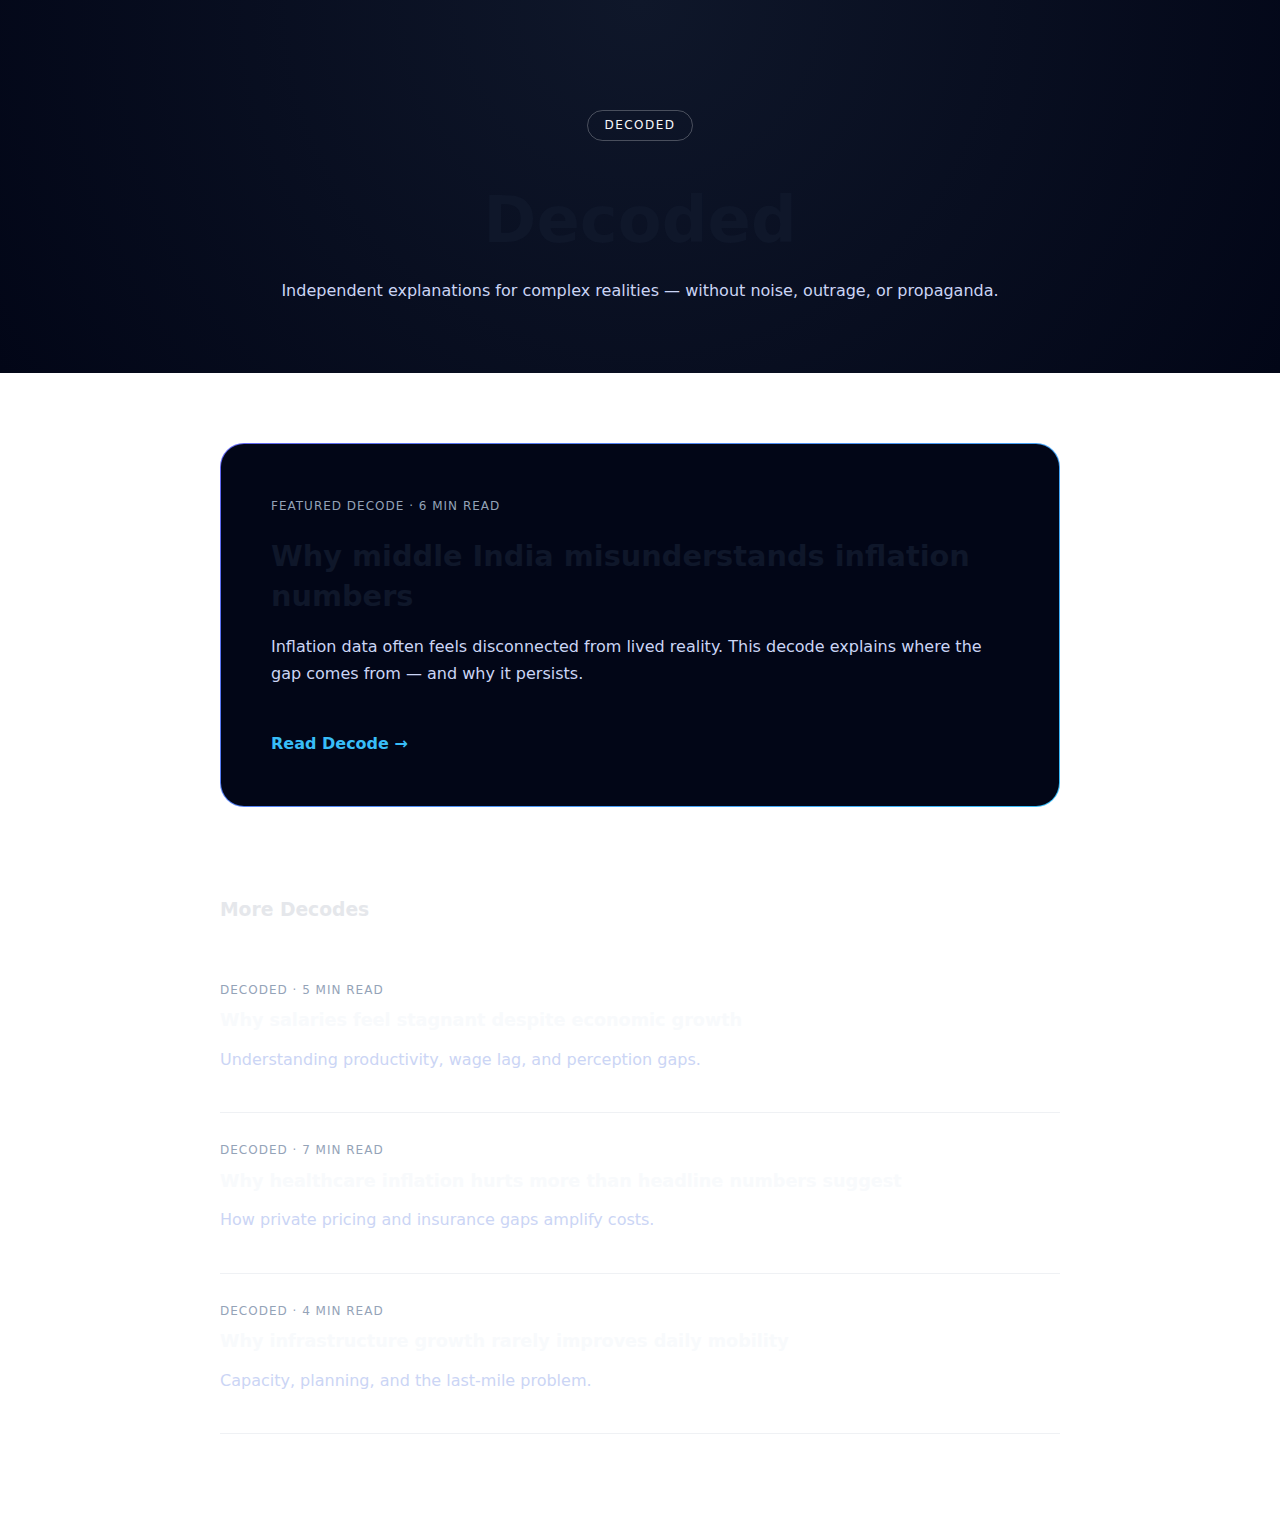
<file: Insights-decoded.html>
<!DOCTYPE html>
<html lang="en">
<head>
  <meta charset="UTF-8">
  <title>Decoded | Infonions</title>
  <meta name="description" content="Decoded by Infonions — calm, data-backed explanations for complex realities.">
  <link rel="stylesheet" href="assets/style.css">
</head>
<body>

<!-- HERO -->
<section class="decoded-hero">
  <span class="intel-chip">DECODED</span>
  <h1>Decoded</h1>
  <p>
    Independent explanations for complex realities — without noise,
    outrage, or propaganda.
  </p>
</section>

<!-- FEATURED DECODE -->
<section class="decoded-featured">

  <article class="decoded-featured-card">
    <span class="decode-tag">FEATURED DECODE · 6 MIN READ</span>

    <h2>
      Why middle India misunderstands inflation numbers
    </h2>

    <p class="decode-summary">
      Inflation data often feels disconnected from lived reality.
      This decode explains where the gap comes from — and why it persists.
    </p>

    <a href="Insight-article.html" class="read-decode">
      Read Decode →
    </a>
  </article>

</section>

<!-- OTHER DECODES -->
<section class="decoded-list">

  <h3>More Decodes</h3>

  <article class="decode-item">
    <span class="decode-meta">DECODED · 5 MIN READ</span>
    <h4>Why salaries feel stagnant despite economic growth</h4>
    <p>Understanding productivity, wage lag, and perception gaps.</p>
  </article>

  <article class="decode-item">
    <span class="decode-meta">DECODED · 7 MIN READ</span>
    <h4>Why healthcare inflation hurts more than headline numbers suggest</h4>
    <p>How private pricing and insurance gaps amplify costs.</p>
  </article>

  <article class="decode-item">
    <span class="decode-meta">DECODED · 4 MIN READ</span>
    <h4>Why infrastructure growth rarely improves daily mobility</h4>
    <p>Capacity, planning, and the last-mile problem.</p>
  </article>

</section>

</body>
</html>
</file>
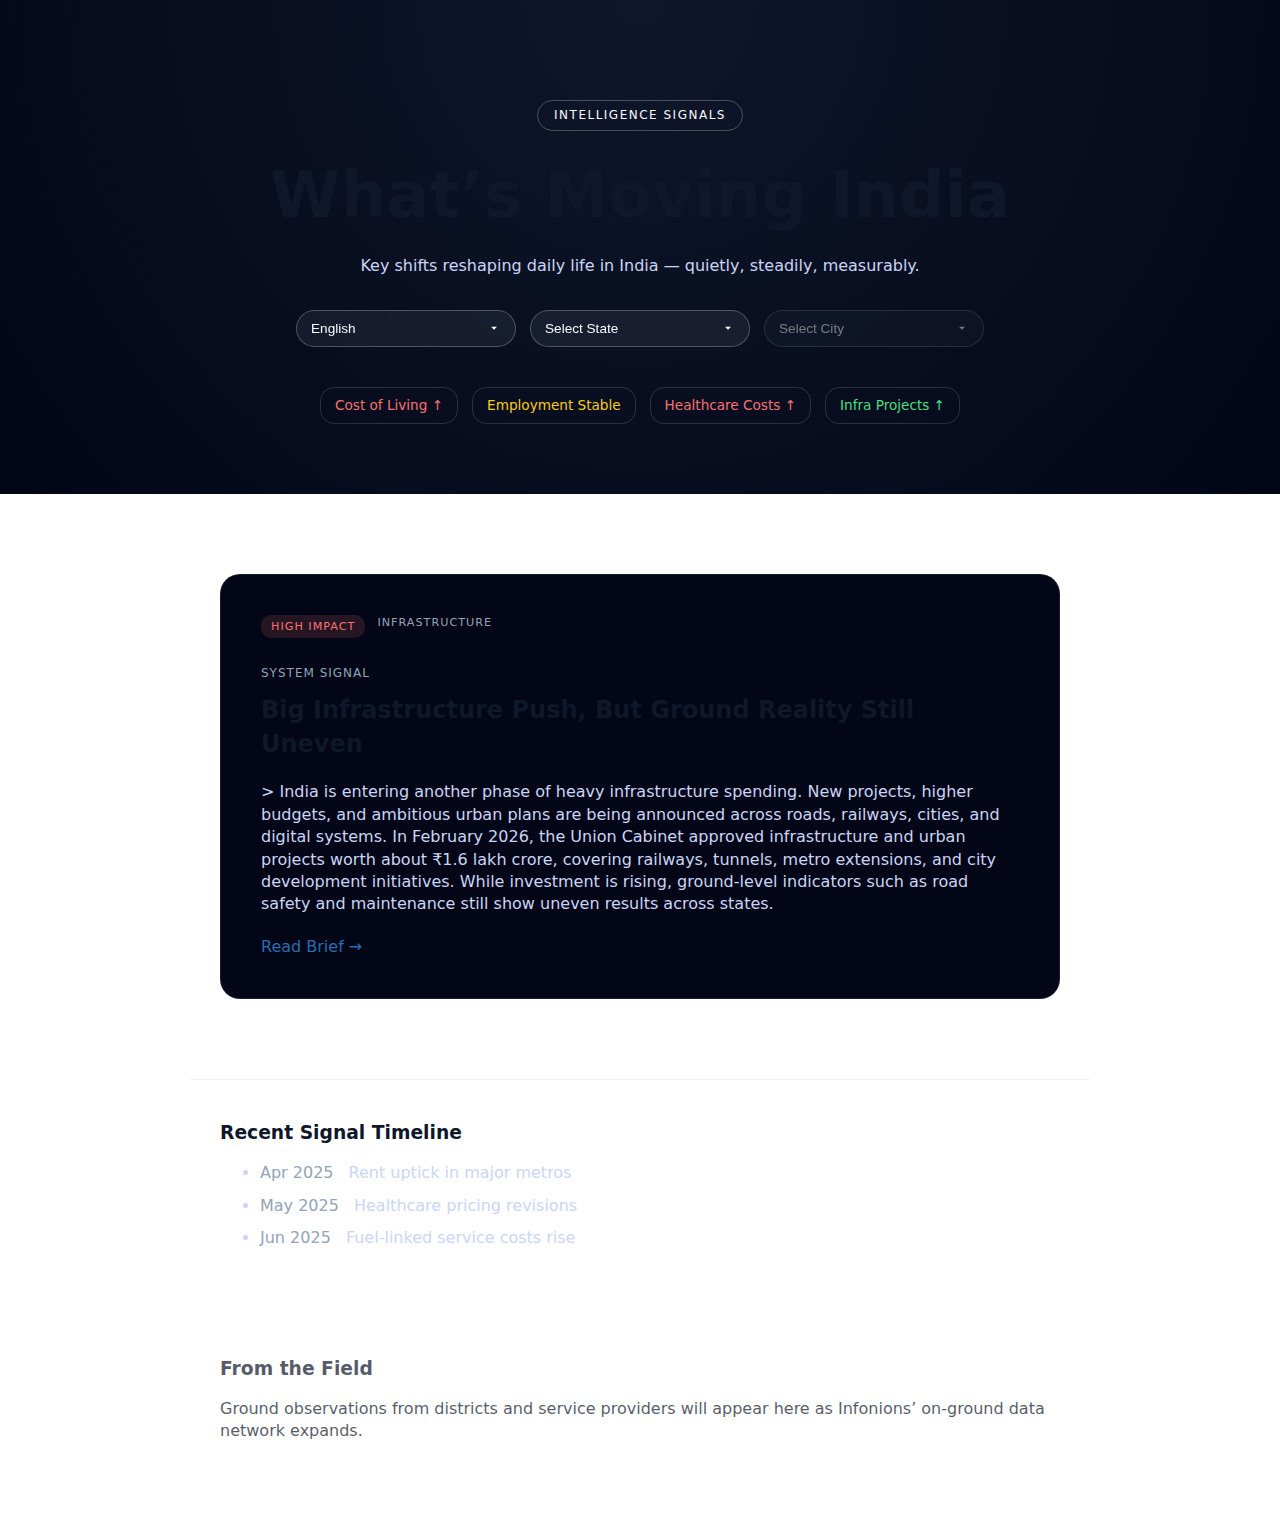
<file: Insights-moving.html>
<!DOCTYPE html>
<html lang="en">
<head>
  <meta charset="UTF-8">
  <title>What’s Moving India | Infonions</title>
  <meta name="description" content="Key developments that impact India’s middle class and daily decisions.">
  <link rel="stylesheet" href="assets/style.css">
</head>
<body>

<section class="wmi-hero">
  <span class="intel-chip">INTELLIGENCE SIGNALS</span>
  <h1>What’s Moving India</h1>
  <p>
    Key shifts reshaping daily life in India — quietly, steadily, measurably.
  </p>

  <div class="context-selectors">

  <select id="languageSelect">
    <option value="en">English</option>
    <option value="hi">हिंदी</option>
    <option value="te">తెలుగు</option>
    <option value="ta">தமிழ்</option>
    <option value="ml">മലയാളം</option>
  </select>

  <select id="stateSelect">
    <option value="">Select State</option>
    <option value="Telangana">Telangana</option>
    <option value="Andhra Pradesh">Andhra Pradesh</option>
    <option value="Karnataka">Karnataka</option>
    <option value="Tamil Nadu">Tamil Nadu</option>
    <option value="Kerala">Kerala</option>
    <option value="Delhi">Delhi</option>
  </select>

  <select id="citySelect" disabled>
    <option value="">Select City</option>
  </select>

</div>


  <div class="signal-chips">
    <span class="signal red">Cost of Living ↑</span>
    <span class="signal yellow">Employment Stable</span>
    <span class="signal red">Healthcare Costs ↑</span>
    <span class="signal green">Infra Projects ↑</span>
  </div>
</section>

<section class="signals-core" id="wmiContainer">
</section>

<section class="signal-timeline">
  <h3>Recent Signal Timeline</h3>
  <ul>
    <li><span>Apr 2025</span> Rent uptick in major metros</li>
    <li><span>May 2025</span> Healthcare pricing revisions</li>
    <li><span>Jun 2025</span> Fuel-linked service costs rise</li>
  </ul>
</section>

<section class="from-field">
  <h3>From the Field</h3>
  <p>
    Ground observations from districts and service providers will appear
    here as Infonions’ on-ground data network expands.
  </p>
</section>

<script>
async function loadArticle() {
  const container = document.getElementById("wmiContainer");

  const filePath = "content/wmi/2026-02-14-big-infrastructure-push-but-ground-reality-still-uneven.md";

  const res = await fetch(filePath);
  const text = await res.text();

  const title = (text.match(/title:\s*(.*)/) || [])[1] || "Article";
  const impact = (text.match(/impact:\s*(.*)/) || [])[1] || "Medium";
  const domain = (text.match(/domain:\s*(.*)/) || [])[1] || "General";
  const summary = (text.match(/summary:\s*([\s\S]*?)\n[A-Za-z]/) || [])[1] || "";

  container.innerHTML = `
    <article class="signal-card high">

      <div class="signal-meta">
        <span class="impact high">${impact.toUpperCase()} IMPACT</span>
        <span class="domain">${domain.toUpperCase()}</span>
      </div>

      <span class="signal-label">SYSTEM SIGNAL</span>

      <h2>${title}</h2>

      <p class="signal-summary">
        ${summary}
      </p>

      <a href="wmi-article.html?file=${filePath}" class="read-brief">
        Read Brief →
      </a>
    </article>
  `;
}

loadArticle();
</script>

<script src="assets/script.js"></script>
</body>
</html>
</file>
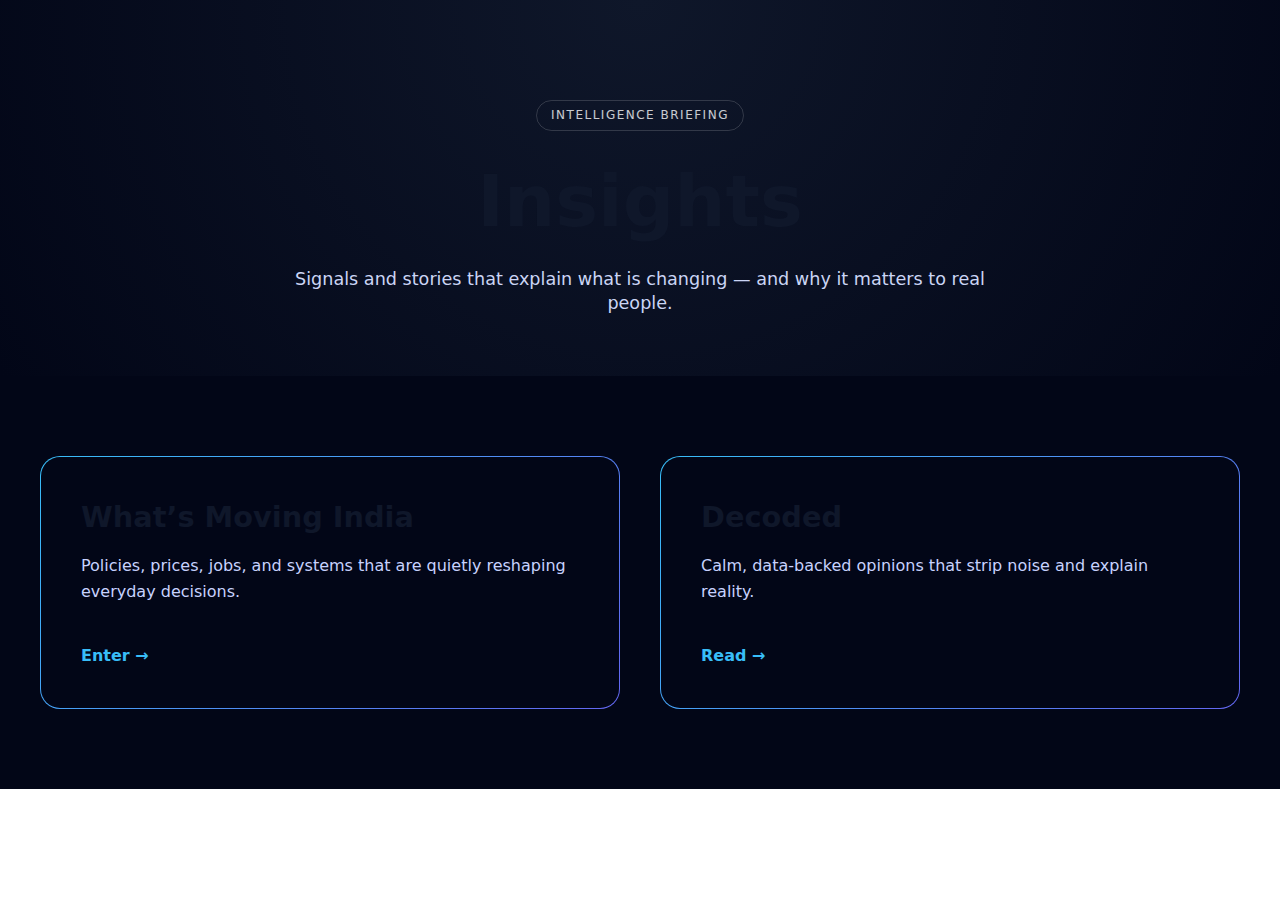
<file: Insights.html>
<!DOCTYPE html>
<html lang="en">
<head>
  <meta charset="UTF-8">
  <title>Insights | Infonions</title>
  <meta name="description" content="Infonions Insights — signals, shifts, and sense-making for real India.">
  <link rel="stylesheet" href="assets/style.css">
</head>
<body>

<section class="insights-hero">
  <span class="insights-tag">INTELLIGENCE BRIEFING</span>
  <h1>Insights</h1>
  <p>
    Signals and stories that explain what is changing — and why it matters
    to real people.
  </p>
</section>

<section class="insights-future-grid">

  <div class="future-card moving">
    <div class="card-glow"></div>
    <h2>What’s Moving India</h2>
    <p>
      Policies, prices, jobs, and systems that are quietly reshaping
      everyday decisions.
    </p>
    <a href="Insights-moving.html">Enter →</a>
  </div>

  <div class="future-card decoded">
    <div class="card-glow"></div>
    <h2>Decoded</h2>
    <p>
      Calm, data-backed opinions that strip noise and explain reality.
    </p>
    <a href="Insights-decoded.html">Read →</a>
  </div>

</section>

</body>
</html>
</file>
<file: assets/style.css>
/* =============================
   Infonions - site/assets/style.css
   Base styles + micro-interactions
   ============================= */

/* ----------------
   Theme variables
   ---------------- */
:root{
  --accent: #2B6CB0;
  --accent-2: #4F46E5;
  --muted: #6b7280;
  --bg: #ffffff;
  --card: #f8fafc;
  --text: #0f172a;
  --maxw: 1100px;
  --radius: 10px;
  --glass: rgba(255,255,255,0.6);
  font-family: "Inter", system-ui, -apple-system, "Segoe UI", Roboto, "Helvetica Neue", Arial;
  -webkit-font-smoothing:antialiased;
  -moz-osx-font-smoothing:grayscale;
  -webkit-tap-highlight-color: transparent;
}

/* ----------------
   Reset / base
   ---------------- */
*{box-sizing:border-box}
html,body{height:100%;margin:0;background:var(--bg);color:var(--text);line-height:1.4}
img{max-width:100%;display:block}
a{color:var(--accent);text-decoration:none}
.container{max-width:var(--maxw);margin:0 auto;padding:20px}

/* typography */
h1,h2,h3,h4{margin:0;color:var(--text)}
h1.hero-title{font-size:44px;line-height:1.02;margin:8px 0 6px;font-weight:700}
h2.section-title{font-size:20px;margin-bottom:6px;font-weight:700}
p.muted, .muted { color: var(--muted); font-size:15px }
.small{font-size:13px;color:var(--muted)}

/* utilities */
.flex{display:flex}
.grid{display:grid}
.hidden{display:none}
.center{text-align:center}
.row{display:flex;gap:12px;align-items:center}

/* ----------------
   Header / nav
   ---------------- */
.site-header{background:var(--glass);position:sticky;top:0;z-index:40}
.header-inner{display:flex;align-items:center;justify-content:space-between;gap:12px;padding:6px 0}
.brand{display:flex;align-items:center;gap:12px}
.logo{height:42px}
.brand-text{display:flex;flex-direction:column}
.brand-title{font-weight:700}
.brand-sub{font-size:13px;color:var(--muted)}

/* main nav */
.main-nav{display:flex;gap:12px;align-items:center}
.nav-link{padding:8px 10px;border-radius:8px;color:var(--accent)}
.nav-link:hover{background:#f1f5f9}
.btn.btn-primary{padding:8px 12px;border-radius:8px;background:var(--accent);color:#fff;border:none;font-weight:600}
.btn.btn-ghost{padding:8px 12px;border-radius:8px;background:transparent;border:1px solid #e6eef6;color:var(--accent)}
.btn.btn-outline{padding:8px 12px;border-radius:8px;background:transparent;border:1px solid #d1d5db;color:var(--accent)}

/* mobile nav toggle */
.nav-toggle{display:none;border:none;background:transparent;font-size:20px;padding:6px 8px;cursor:pointer}
@media (max-width:900px){
  .main-nav{display:none;position:absolute;right:18px;top:62px;background:var(--bg);flex-direction:column;padding:12px;border-radius:12px;box-shadow:0 8px 30px rgba(2,6,23,0.06)}
  .nav-toggle{display:inline-flex}
  .main-nav.open{display:flex}
}

/* ----------------
   Hero
   ---------------- */
.hero{padding:28px 0}
.hero-grid{display:grid;gap:18px;align-items:start}
.hero-left{padding-right:8px}
.hero-sub{color:var(--muted);max-width:62%}
.hero-actions{display:flex;gap:10px;margin-top:12px}

/* quick stats */
.quick-stats li{display:flex;flex-direction:column;align-items:flex-start}
.badge{display:inline-block;padding:6px 8px;border-radius:999px;font-size:12px;font-weight:700;background:#eef2ff;color:var(--accent)}

/* card */
.card{background:#fff;padding:16px;border-radius:12px;border:1px solid #f1f5f9;box-shadow:0 6px 18px rgba(2,6,23,0.02)}
.card h3, .card h4{margin-top:0}

/* forms */
.quick-form input, input, select, textarea{
  padding:10px 12px;border-radius:8px;border:1px solid #e6eef6;font-size:15px;width:100%;
  background:#fff;color:var(--text);
}
.quick-form .full{flex:1}
.form-row{display:flex;gap:8px}

/* grid-3 for sections */
.grid-3{display:grid;grid-template-columns:repeat(3,1fr);gap:14px}
@media (max-width:880px){ .grid-3{grid-template-columns:repeat(2,1fr)} }
@media (max-width:520px){ .grid-3{grid-template-columns:1fr} }

/* cta */
.cta-inner{display:flex;align-items:center;justify-content:space-between;gap:16px;padding:18px;border-radius:12px;background:linear-gradient(180deg,#fff,#fbfdff);box-shadow:0 10px 30px rgba(2,6,23,0.04)}

/* footer */
.site-footer{border-top:1px solid #eef2f6;padding:18px 0;margin-top:28px}
.footer-inner{display:flex;justify-content:space-between;align-items:center;gap:12px}
.footer-right a{margin-left:12px;color:var(--muted);font-size:14px}

/* ----------------
   Small components / utilities
   ---------------- */
.kpi-row{display:flex;gap:20px;margin-top:18px}
.kpi{background:#f8fafc;padding:12px;border-radius:12px;min-width:120px;text-align:center}
.kpi .num{font-weight:700;font-size:20px}
.helper{font-size:13px;padding:8px 10px;border-radius:10px;background:#0f172a;color:#fff;display:inline-block;box-shadow:0 10px 30px rgba(2,6,23,0.12)}

/* accessibility helpers */
.visually-hidden{position:absolute !important;height:1px;width:1px;overflow:hidden;clip:rect(1px,1px,1px,1px);white-space:nowrap;}

/* ----------------
   Buttons variants & helpers
   ---------------- */
.btn{display:inline-flex;align-items:center;gap:8px;padding:8px 12px;border-radius:8px;background:var(--accent);color:#fff;font-weight:600;border:none;cursor:pointer}
.btn.secondary{background:#fff;color:var(--accent);border:1px solid #d1d5db}
.btn.full{width:100%}

/* primary gradient shimmer helper class */
.btn-primary{background:linear-gradient(90deg,var(--accent),var(--accent-2));background-size:200% 100;}
.btn-primary.hover-shimmer:hover{animation: shimmer 2.2s linear infinite;}

/* ripple helper (JS will add .ripple-effect) */
.btn.ripple{overflow:hidden;position:relative}

/* ----------------
   Responsive tweaks
   ---------------- */
@media (max-width:720px){
  .hero-grid{grid-template-columns:1fr}
  .hero-sub{max-width:100%}
  .header-inner{padding:10px 0}
  .nav-toggle{display:inline-flex}
}

/* ----------------
   Your micro-interactions + animations
   (appended from your snippet)
   ---------------- */

/* subtle focus outlines for accessibility */
:focus { outline: 3px solid rgba(79,70,229,0.12); outline-offset: 3px; }

/* card hover lift */
.card {
  transition: transform 280ms cubic-bezier(.2,.9,.2,1), box-shadow 280ms;
  will-change: transform;
}
.card:hover{
  transform: translateY(-6px);
  box-shadow: 0 14px 40px rgba(15,23,42,0.10);
}

/* buttons: micro-press */
.btn {
  position: relative;
  transition: transform 160ms cubic-bezier(.2,.9,.2,1), box-shadow 160ms;
  will-change: transform;
}
.btn:active { transform: translateY(1px) scale(0.997); }

/* primary gradient shimmer */
@keyframes shimmer {
  0% { background-position: -200% 0; }
  100% { background-position: 200% 0; }
}
.btn-primary {
  background-size: 400% 100%;
}
.btn-primary.hover-shimmer:hover { animation: shimmer 2.2s linear infinite; }

/* subtle outline on focus for ghost/outline buttons */
.btn-ghost:focus, .btn-outline:focus { box-shadow: 0 6px 20px rgba(79,70,229,0.08); }

/* floating action micro shadow for CTA */
.cta-inner { transition: transform 360ms cubic-bezier(.2,.9,.2,1); }
.cta-inner:hover { transform: translateY(-4px); }

/* small badges */
.badge {
  display:inline-block;padding:6px 8px;border-radius:999px;font-size:12px;font-weight:700;background:#eef2ff;color:var(--accent);
}

/* header shrink on scroll */
.site-header {
  transition: backdrop-filter 280ms, padding 220ms, box-shadow 220ms;
  padding: 18px 0;
  background: rgba(255,255,255,0.6);
  backdrop-filter: blur(0px);
}
.site-header.scrolled {
  padding: 8px 0;
  background: rgba(255,255,255,0.75);
  backdrop-filter: blur(6px);
  box-shadow: 0 6px 18px rgba(15,23,42,0.06);
}

/* nav slide (mobile) */
.main-nav.mobile-open {
  display:flex !important;
  animation: navSlideIn 260ms ease both;
}
@keyframes navSlideIn {
  from { transform: translateY(-6px); opacity: 0; }
  to { transform: translateY(0); opacity: 1; }
}

/* reveal on scroll */
.reveal {
  opacity: 0;
  transform: translateY(14px) scale(0.997);
  transition: opacity 520ms cubic-bezier(.2,.9,.2,1), transform 520ms cubic-bezier(.2,.9,.2,1);
  will-change: opacity, transform;
}
.reveal.visible {
  opacity: 1;
  transform: translateY(0) scale(1);
}

/* skeleton loader (use class .skeleton) */
.skeleton {
  background: linear-gradient(90deg,#f3f4f6,#f8fafc,#f3f4f6);
  background-size: 200% 100%;
  animation: skeletonShimmer 1.6s linear infinite;
  border-radius: 8px;
}
@keyframes skeletonShimmer {
  0% { background-position: -150% 0; }
  100% { background-position: 150% 0; }
}

/* subtle tooltip-like helper */
.helper {
  font-size:13px;padding:8px 10px;border-radius:10px;background:#0f172a;color:#fff;display:inline-block;
  box-shadow: 0 10px 30px rgba(2,6,23,0.12);
}

/* ripple effect (JS adds .ripple span) */
.btn.ripple { overflow:hidden; position:relative; }
.btn.ripple .ripple-effect {
  position:absolute; border-radius:50%; transform:scale(0); opacity:0.45;
  background: rgba(255,255,255,0.32); pointer-events:none;
  animation: rippleAnim 620ms cubic-bezier(.2,.9,.2,1);
}
@keyframes rippleAnim {
  to { transform:scale(2.6); opacity:0; }
}

/* small-screen optimizations */
@media (max-width:520px){
  .hero-title { font-size:20px }
  .brand-title { font-size:15px }
  .cta-inner { flex-direction:column; gap:12px; }
}

/* tiny accessibility helpers */
.visually-hidden { position:absolute !important; height:1px;width:1px;overflow:hidden;clip:rect(1px,1px,1px,1px);white-space:nowrap; }

/* ===== INSIGHTS FUTURISTIC UI ===== */

.insights-hero {
  padding: 100px 40px 60px;
  text-align: center;
  background: radial-gradient(circle at top, #0f172a, #020617);
  color: #f8fafc;
}

.insights-tag {
  display: inline-block;
  padding: 6px 14px;
  font-size: 0.75rem;
  letter-spacing: 1.5px;
  border: 1px solid rgba(255,255,255,0.2);
  border-radius: 20px;
  margin-bottom: 20px;
  opacity: 0.8;
}

.insights-hero h1 {
  font-size: clamp(3rem, 6vw, 4.5rem);
  margin-bottom: 15px;
}

.insights-hero p {
  max-width: 700px;
  margin: auto;
  font-size: 1.1rem;
  color: #cbd5f5;
}

/* Cards */

.insights-future-grid {
  display: grid;
  grid-template-columns: repeat(auto-fit, minmax(320px, 1fr));
  gap: 40px;
  padding: 80px 40px;
  background: #020617;
}

.future-card {
  position: relative;
  padding: 40px;
  border-radius: 20px;
  background: linear-gradient(180deg, #020617, #020617) padding-box,
              linear-gradient(135deg, #38bdf8, #6366f1) border-box;
  border: 1px solid transparent;
  color: #f8fafc;
  overflow: hidden;
  transition: transform 0.4s ease;
}

.future-card:hover {
  transform: translateY(-8px);
}

.future-card h2 {
  font-size: 1.8rem;
  margin-bottom: 15px;
}

.future-card p {
  color: #c7d2fe;
  line-height: 1.6;
}

.future-card a {
  display: inline-block;
  margin-top: 25px;
  font-weight: 600;
  text-decoration: none;
  color: #38bdf8;
}

/* Glow effect */

.card-glow {
  position: absolute;
  inset: -50%;
  background: radial-gradient(circle, rgba(56,189,248,0.15), transparent 60%);
  opacity: 0;
  transition: opacity 0.4s ease;
  pointer-events: none;   /* ADD THIS LINE */
}


.future-card:hover .card-glow {
  opacity: 1;
}

/* Feed */

.insights-feed {
  max-width: 900px;
  margin: auto;
  padding: 60px 30px;
}

.article-card {
  padding: 28px;
  margin-bottom: 24px;
  background: #020617;
  border-radius: 16px;
  border: 1px solid rgba(148,163,184,0.15);
}

.article-card h3 {
  margin-bottom: 10px;
}

.article-meta {
  font-size: 0.8rem;
  letter-spacing: 0.8px;
  color: #94a3b8;
  margin-bottom: 12px;
}

.article-card p {
  color: #cbd5f5;
}


/* === WHAT'S MOVING INDIA === */

.wmi-hero {
  padding: 100px 40px 70px;
  text-align: center;
  background: radial-gradient(circle at top, #0f172a, #020617);
  color: #f8fafc;
}

.intel-chip {
  display: inline-block;
  padding: 6px 16px;
  border: 1px solid rgba(255,255,255,0.25);
  border-radius: 20px;
  font-size: 0.75rem;
  letter-spacing: 1.5px;
  margin-bottom: 20px;
}

.wmi-hero h1 {
  font-size: clamp(2.8rem, 5vw, 4rem);
  margin-bottom: 15px;
}

.wmi-hero p {
  max-width: 720px;
  margin: auto;
  color: #cbd5f5;
}

/* Signal chips */

.signal-chips {
  margin-top: 40px;
  display: flex;
  gap: 14px;
  flex-wrap: wrap;
  justify-content: center;
}

.signal {
  padding: 8px 14px;
  border-radius: 14px;
  font-size: 0.85rem;
  border: 1px solid rgba(255,255,255,0.15);
}

.signal.red { color: #f87171; }
.signal.yellow { color: #facc15; }
.signal.green { color: #4ade80; }

/* Core Signals */

.signals-core {
  max-width: 900px;
  margin: auto;
  padding: 80px 30px;
}

.signal-card {
  background: #020617;
  border-radius: 20px;
  padding: 40px;
  border: 1px solid rgba(148,163,184,0.15);
}

.signal-meta {
  display: flex;
  gap: 12px;
  margin-bottom: 15px;
}

.signal-label {
  display: inline-block;
  margin: 12px 0;
  font-size: 0.75rem;
  letter-spacing: 1px;
  color: #94a3b8;
}

.impact {
  font-size: 0.7rem;
  padding: 4px 10px;
  border-radius: 10px;
  letter-spacing: 1px;
}

.impact.high { background: rgba(248,113,113,0.15); color: #f87171; }

.domain {
  font-size: 0.7rem;
  color: #94a3b8;
  letter-spacing: 1px;
}

.signal-summary {
  color: #cbd5f5;
  margin: 20px 0;
}

.affected span {
  font-size: 0.75rem;
  color: #94a3b8;
}

.affected ul {
  margin-top: 8px;
  list-style: none;
  padding-left: 0;
}

.affected li {
  font-size: 0.85rem;
  color: #e5e7eb;
}

/* Timeline */

.signal-timeline {
  max-width: 900px;
  margin: auto;
  padding: 40px 30px;
  border-top: 1px solid rgba(148,163,184,0.15);
}

.signal-timeline li {
  margin-bottom: 10px;
  color: #cbd5f5;
}

.signal-timeline span {
  color: #94a3b8;
  margin-right: 10px;
}

/* Field */

.from-field {
  max-width: 900px;
  margin: auto;
  padding: 50px 30px 80px;
  opacity: 0.7;
}

.context-selectors {
  margin: 32px auto 24px;
  display: flex;
  gap: 14px;
  justify-content: center;
  align-items: center;
  flex-wrap: wrap;
  max-width: 720px;
}

/* Compact, pill-style selects */
.context-selectors select {
  appearance: none;
  -webkit-appearance: none;
  -moz-appearance: none;

  background: rgba(255, 255, 255, 0.06);
  border: 1px solid rgba(255, 255, 255, 0.25);
  color: #f8fafc;

  padding: 10px 38px 10px 14px;
  border-radius: 999px;
  font-size: 0.85rem;
  min-width: 160px;
  max-width: 220px;

  backdrop-filter: blur(10px);
  cursor: pointer;

  background-image: url("data:image/svg+xml,%3Csvg xmlns='http://www.w3.org/2000/svg' viewBox='0 0 24 24' fill='white'%3E%3Cpath d='M7 10l5 5 5-5z'/%3E%3C/svg%3E");
  background-repeat: no-repeat;
  background-position: right 14px center;
  background-size: 14px;
}

/* Disabled city select */
.context-selectors select:disabled {
  opacity: 0.45;
  cursor: not-allowed;
}

/* Dropdown options */
.context-selectors select option {
  background: #020617;
  color: #f8fafc;
}

/* === DECODED PAGE === */

.decoded-hero {
  padding: 110px 40px 70px;
  text-align: center;
  background: radial-gradient(circle at top, #0f172a, #020617);
  color: #f8fafc;
}

.decoded-hero h1 {
  font-size: clamp(2.8rem, 5vw, 4rem);
  margin: 15px 0;
}

.decoded-hero p {
  max-width: 720px;
  margin: auto;
  color: #cbd5f5;
}

/* Featured Decode */

.decoded-featured {
  max-width: 900px;
  margin: auto;
  padding: 70px 30px;
}

.decoded-featured-card {
  background: linear-gradient(180deg, #020617, #020617) padding-box,
              linear-gradient(135deg, #6366f1, #38bdf8) border-box;
  border: 1px solid transparent;
  border-radius: 24px;
  padding: 50px;
  color: #f8fafc;
}

.decode-tag {
  font-size: 0.75rem;
  letter-spacing: 1px;
  color: #94a3b8;
}

.decoded-featured-card h2 {
  margin: 20px 0 15px;
  font-size: 1.8rem;
}

.decode-summary {
  color: #cbd5f5;
  line-height: 1.7;
}

.read-decode {
  display: inline-block;
  margin-top: 30px;
  text-decoration: none;
  font-weight: 600;
  color: #38bdf8;
}

/* Decode List */

.decoded-list {
  max-width: 900px;
  margin: auto;
  padding: 20px 30px 80px;
}

.decoded-list h3 {
  margin-bottom: 30px;
  color: #e5e7eb;
}

.decode-item {
  padding: 25px 0;
  border-bottom: 1px solid rgba(148,163,184,0.15);
}

.decode-meta {
  font-size: 0.75rem;
  color: #94a3b8;
  letter-spacing: 1px;
}

.decode-item h4 {
  margin: 8px 0;
  font-size: 1.1rem;
  color: #f8fafc;
}

.decode-item p {
  color: #cbd5f5;
  max-width: 640px;
}

/* FORCE article heading colors */
.signal-summary h1,
.signal-summary h2,
.signal-summary h3,
.signal-summary h4 {
  color: #ffffff !important;
}

.signal-summary h2 {
  font-size: 28px;
  border-top: 1px solid rgba(255,255,255,0.15);
  padding-top: 20px;
}

.signal-summary p {
  color: #cfd8e3 !important;
}

/* =========================
   MOBILE ARTICLE OPTIMIZATION
   ========================= */
@media (max-width: 768px) {

  .signal-card {
    padding: 24px 18px !important;
    margin: 20px 12px !important;
    border-radius: 18px !important;
  }

  .signal-meta {
    flex-wrap: wrap;
    gap: 8px;
    margin-bottom: 12px;
  }

  .signal-card h1 {
    font-size: 24px !important;
    line-height: 1.3;
    margin-top: 12px;
  }

  .signal-summary {
    font-size: 15px;
    line-height: 1.7;
  }

  .signal-summary h2 {
    font-size: 20px !important;
    margin-top: 24px;
  }

  .signal-summary p {
    font-size: 15px;
    line-height: 1.7;
  }

  .signals-core {
    padding: 20px 10px !important;
  }

  .btn {
    padding: 12px 18px;
    font-size: 14px;
  }
}
</file>
